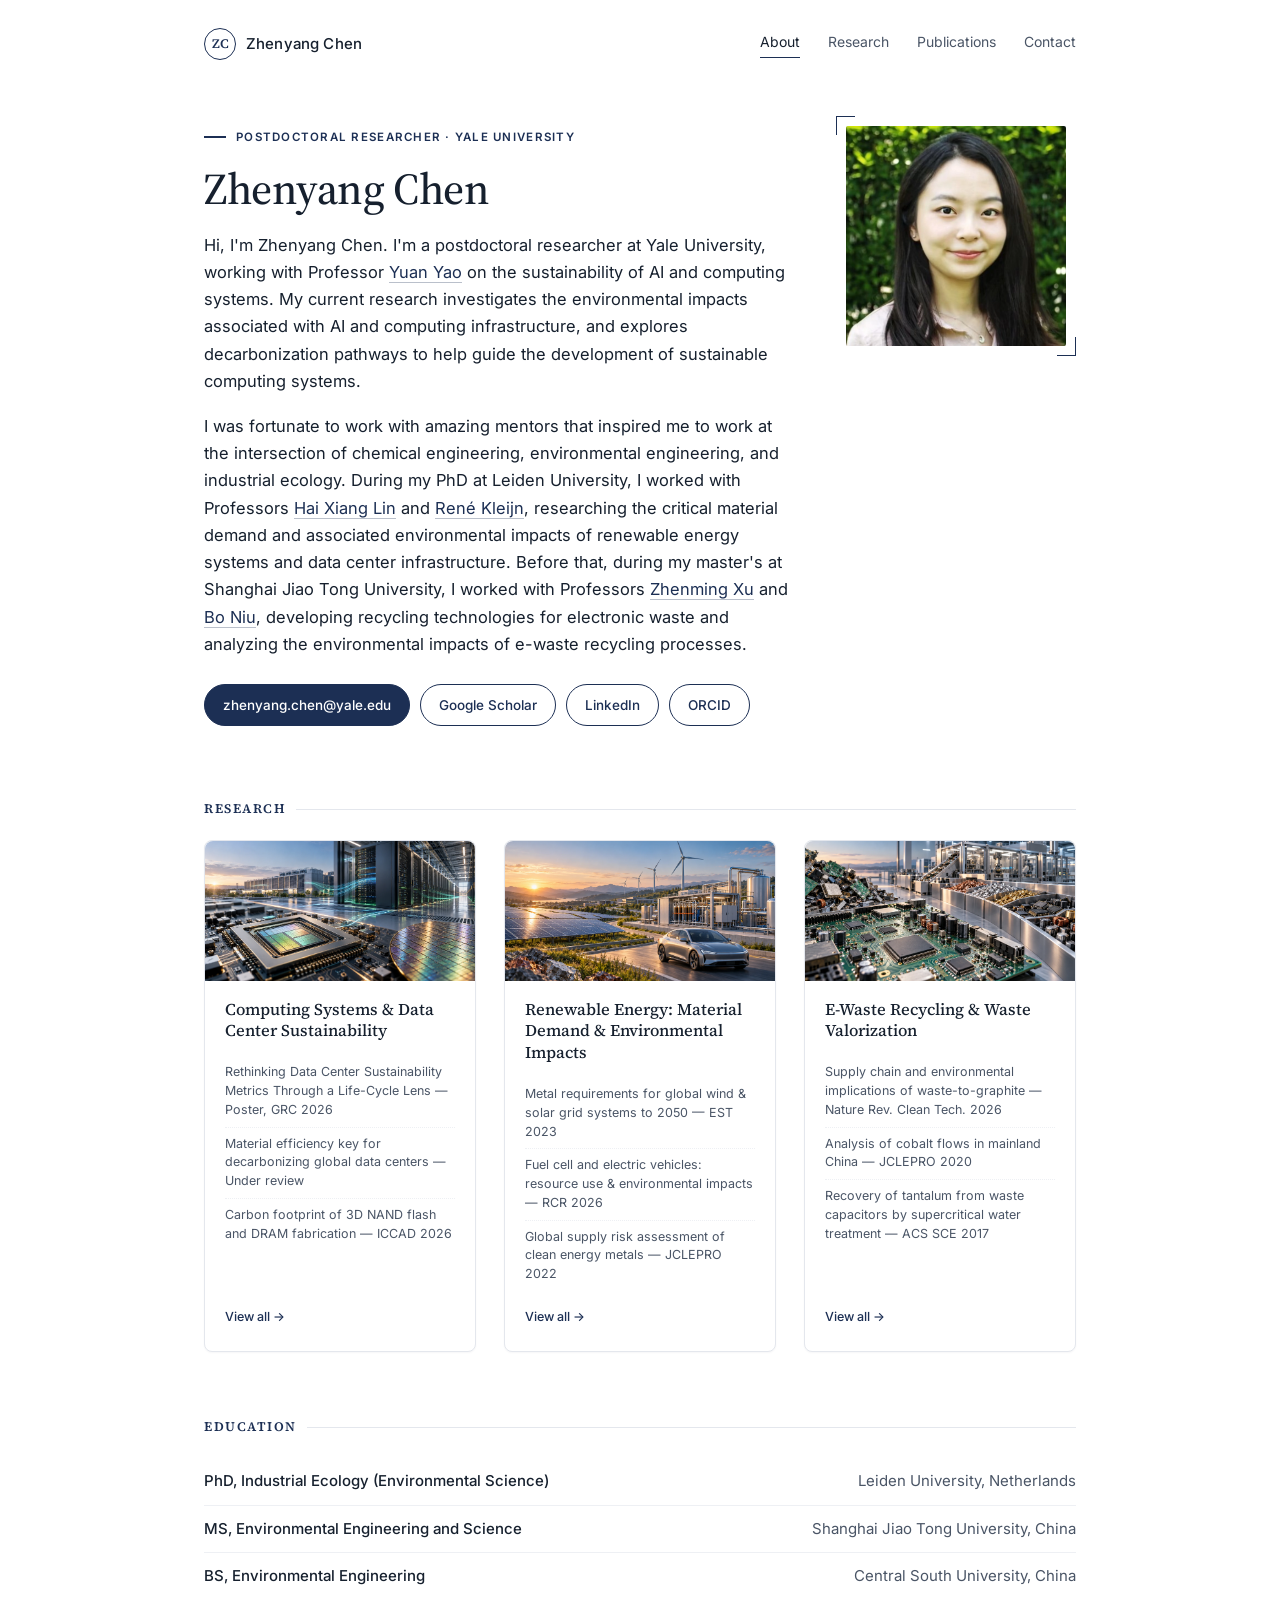
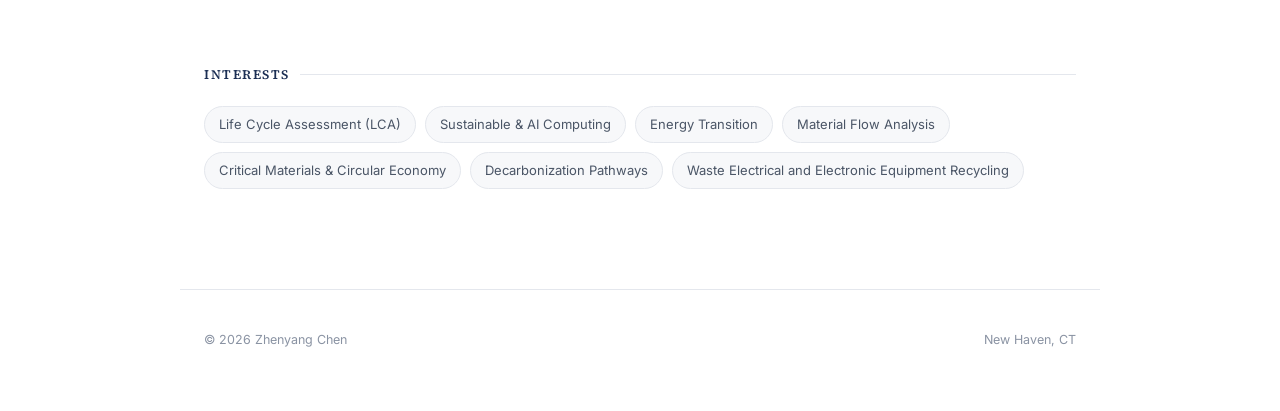
<file: index.html>
<!DOCTYPE html>
<html lang="en">
<head>
<meta charset="UTF-8">
<meta name="viewport" content="width=device-width, initial-scale=1.0">
<title>Zhenyang Chen</title>
<meta name="description" content="Zhenyang Chen — postdoctoral researcher at Yale University working on the sustainability of AI and computing systems.">
<meta name="google-site-verification" content="iDL9CrbIoA2016MgUcCQq2bi1bqr0azFP-0LRwreMRM" />
<link rel="canonical" href="https://gemma-zhenyangchen.github.io/">

<meta property="og:type" content="profile">
<meta property="og:title" content="Zhenyang Chen">
<meta property="og:description" content="Postdoctoral researcher at Yale University working on the sustainability of AI and computing systems.">
<meta property="og:url" content="https://gemma-zhenyangchen.github.io/">
<meta property="og:image" content="https://gemma-zhenyangchen.github.io/images/profile-photo.webp">
<meta name="twitter:card" content="summary">

<link rel="stylesheet" href="css/style.css">

<script type="application/ld+json">
{
  "@context": "https://schema.org",
  "@type": "Person",
  "name": "Zhenyang Chen",
  "jobTitle": "Postdoctoral Researcher",
  "affiliation": {
    "@type": "CollegeOrUniversity",
    "name": "Yale University"
  },
  "alumniOf": [
    { "@type": "CollegeOrUniversity", "name": "Leiden University" },
    { "@type": "CollegeOrUniversity", "name": "Shanghai Jiao Tong University" },
    { "@type": "CollegeOrUniversity", "name": "Central South University" }
  ],
  "url": "https://gemma-zhenyangchen.github.io/",
  "email": "mailto:zhenyang.chen@yale.edu",
  "sameAs": [
    "https://scholar.google.com/citations?user=XvmgScAAAAAJ&hl=en",
    "https://www.linkedin.com/in/zhenyang-chen-a50482255",
    "https://orcid.org/0000-0001-6300-1842"
  ]
}
</script>
</head>
<body>

<header class="site-header">
  <a href="index.html" class="brand">
    <span class="brand-mark">ZC</span>
    <span class="brand-name">Zhenyang Chen</span>
  </a>
  <nav class="site-nav">
    <a href="index.html" class="active">About</a>
    <a href="research.html">Research</a>
    <a href="publications.html">Publications</a>
    <a href="contact.html">Contact</a>
  </nav>
</header>

<main>

  <div class="hero">
    <div>
      <p class="eyebrow">Postdoctoral Researcher &middot; Yale University</p>
      <h1>Zhenyang Chen</h1>
      <div class="lede prose">
        <p>Hi, I'm Zhenyang Chen. I'm a postdoctoral researcher at Yale University, working with Professor <a href="https://environment.yale.edu/directory/faculty/yuan-yao" target="_blank" rel="noopener">Yuan Yao</a> on the sustainability of AI and computing systems. My current research investigates the environmental impacts associated with AI and computing infrastructure, and explores decarbonization pathways to help guide the development of sustainable computing systems.</p>
        <p>I was fortunate to work with amazing mentors that inspired me to work at the intersection of chemical engineering, environmental engineering, and industrial ecology. During my PhD at Leiden University, I worked with Professors <a href="https://scholar.google.com/citations?user=3Pu58mEAAAAJ&hl=en" target="_blank" rel="noopener">Hai Xiang Lin</a> and <a href="https://scholar.google.com/citations?user=ktBsU2sAAAAJ" target="_blank" rel="noopener">Ren&eacute; Kleijn</a>, researching the critical material demand and associated environmental impacts of renewable energy systems and data center infrastructure. Before that, during my master's at Shanghai Jiao Tong University, I worked with Professors <a href="https://www.bohrium.com/en/scholar/Tp4926605/Zhen_Ming_Xu" target="_blank" rel="noopener">Zhenming Xu</a> and <a href="https://www.researchgate.net/profile/Bo-Niu" target="_blank" rel="noopener">Bo Niu</a>, developing recycling technologies for electronic waste and analyzing the environmental impacts of e-waste recycling processes.</p>
      </div>
      <div class="pills">
        <a class="pill solid" href="mailto:zhenyang.chen@yale.edu">zhenyang.chen@yale.edu</a>
        <a class="pill" href="https://scholar.google.com/citations?user=XvmgScAAAAAJ&hl=en" target="_blank" rel="noopener">Google Scholar</a>
        <a class="pill" href="https://www.linkedin.com/in/zhenyang-chen-a50482255" target="_blank" rel="noopener">LinkedIn</a>
        <a class="pill" href="https://orcid.org/0000-0001-6300-1842" target="_blank" rel="noopener">ORCID</a>
      </div>
    </div>
    <div class="hero-photo">
      <img src="images/profile-photo.webp" alt="Portrait of Zhenyang Chen">
    </div>
  </div>

  <section>
    <h2 class="section-title">Research</h2>
    <div class="home-research-grid">

      <div class="home-research-card">
        <span class="icon">
          <img src="images/home-computing.webp" alt="Data center server racks and a semiconductor chip and wafer">
        </span>
        <h3>Computing Systems &amp; Data Center Sustainability</h3>
        <ul class="mini-papers">
          <li>Rethinking Data Center Sustainability Metrics Through a Life-Cycle Lens &mdash; Poster, GRC 2026</li>
          <li>Material efficiency key for decarbonizing global data centers &mdash; Under review</li>
          <li>Carbon footprint of 3D NAND flash and DRAM fabrication &mdash; ICCAD 2026</li>
        </ul>
        <a class="view-all" href="research.html#computing">View all &rarr;</a>
      </div>

      <div class="home-research-card">
        <span class="icon">
          <img src="images/home-renewable.webp" alt="Solar panels, wind turbines, an electric vehicle, and a hydrogen electrolyzer">
        </span>
        <h3>Renewable Energy: Material Demand &amp; Environmental Impacts</h3>
        <ul class="mini-papers">
          <li>Metal requirements for global wind &amp; solar grid systems to 2050 &mdash; EST 2023</li>
          <li>Fuel cell and electric vehicles: resource use &amp; environmental impacts &mdash; RCR 2026</li>
          <li>Global supply risk assessment of clean energy metals &mdash; JCLEPRO 2022</li>
        </ul>
        <a class="view-all" href="research.html#renewable">View all &rarr;</a>
      </div>

      <div class="home-research-card">
        <span class="icon">
          <img src="images/home-ewaste.webp" alt="A printed circuit board with components, next to recycled metal and e-waste">
        </span>
        <h3>E-Waste Recycling &amp; Waste Valorization</h3>
        <ul class="mini-papers">
          <li>Supply chain and environmental implications of waste-to-graphite &mdash; Nature Rev. Clean Tech. 2026</li>
          <li>Analysis of cobalt flows in mainland China &mdash; JCLEPRO 2020</li>
          <li>Recovery of tantalum from waste capacitors by supercritical water treatment &mdash; ACS SCE 2017</li>
        </ul>
        <a class="view-all" href="research.html#ewaste">View all &rarr;</a>
      </div>

    </div>
  </section>

  <section>
    <h2 class="section-title">Education</h2>
    <ul class="plain-list">
      <li><span class="degree">PhD, Industrial Ecology (Environmental Science)</span><span class="school">Leiden University, Netherlands</span></li>
      <li><span class="degree">MS, Environmental Engineering and Science</span><span class="school">Shanghai Jiao Tong University, China</span></li>
      <li><span class="degree">BS, Environmental Engineering</span><span class="school">Central South University, China</span></li>
    </ul>
  </section>

  <section>
    <h2 class="section-title">Interests</h2>
    <div class="tag-row">
      <span class="tag">Life Cycle Assessment (LCA)</span>
      <span class="tag">Sustainable &amp; AI Computing</span>
      <span class="tag">Energy Transition</span>
      <span class="tag">Material Flow Analysis</span>
      <span class="tag">Critical Materials &amp; Circular Economy</span>
      <span class="tag">Decarbonization Pathways</span>
      <span class="tag">Waste Electrical and Electronic Equipment Recycling</span>
    </div>
  </section>

</main>

<footer>
  <span>&copy; 2026 Zhenyang Chen</span>
  <span>New Haven, CT</span>
</footer>

</body>
</html>
</file>
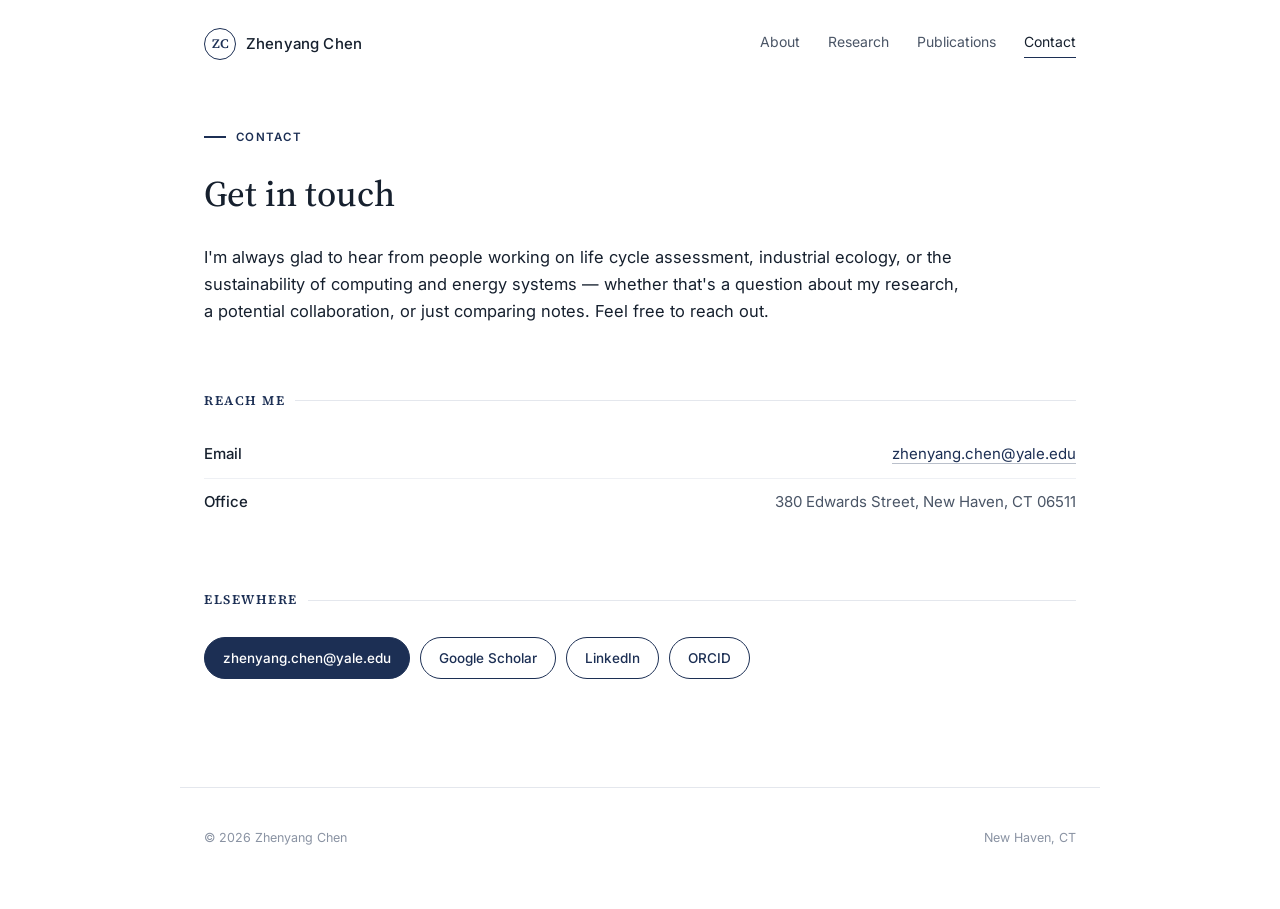
<file: contact.html>
<!DOCTYPE html>
<html lang="en">
<head>
<meta charset="UTF-8">
<meta name="viewport" content="width=device-width, initial-scale=1.0">
<title>Contact — Zhenyang Chen</title>
<meta name="description" content="Get in touch with Zhenyang Chen — postdoctoral researcher at Yale University.">
<link rel="canonical" href="https://gemma-zhenyangchen.github.io/contact.html">
<meta property="og:title" content="Contact — Zhenyang Chen">
<meta property="og:description" content="Get in touch with Zhenyang Chen — postdoctoral researcher at Yale University.">
<meta property="og:url" content="https://gemma-zhenyangchen.github.io/contact.html">
<link rel="stylesheet" href="css/style.css">
</head>
<body>

<header class="site-header">
  <a href="index.html" class="brand">
    <span class="brand-mark">ZC</span>
    <span class="brand-name">Zhenyang Chen</span>
  </a>
  <nav class="site-nav">
    <a href="index.html">About</a>
    <a href="research.html">Research</a>
    <a href="publications.html">Publications</a>
    <a href="contact.html" class="active">Contact</a>
  </nav>
</header>

<main>

  <p class="eyebrow">Contact</p>
  <h1 style="font-family:var(--serif); font-size:36px; font-weight:500; margin:0 0 20px;">Get in touch</h1>

  <div class="prose">
    <p style="font-size:16.5px; color:var(--ink);">
      I'm always glad to hear from people working on life cycle assessment, industrial ecology, or the sustainability of computing and energy systems &mdash; whether that's a question about my research, a potential collaboration, or just comparing notes. Feel free to reach out.
    </p>
  </div>

  <section>
    <h2 class="section-title">Reach me</h2>
    <ul class="plain-list">
      <li><span class="degree">Email</span><span class="school"><a href="mailto:zhenyang.chen@yale.edu">zhenyang.chen@yale.edu</a></span></li>
      <li><span class="degree">Office</span><span class="school">380 Edwards Street, New Haven, CT 06511</span></li>
    </ul>
  </section>

  <section>
    <h2 class="section-title">Elsewhere</h2>
    <div class="pills">
      <a class="pill solid" href="mailto:zhenyang.chen@yale.edu">zhenyang.chen@yale.edu</a>
      <a class="pill" href="https://scholar.google.com/citations?user=XvmgScAAAAAJ&hl=en" target="_blank" rel="noopener">Google Scholar</a>
      <a class="pill" href="https://www.linkedin.com/in/zhenyang-chen-a50482255" target="_blank" rel="noopener">LinkedIn</a>
      <a class="pill" href="https://orcid.org/0000-0001-6300-1842" target="_blank" rel="noopener">ORCID</a>
    </div>
  </section>

</main>

<footer>
  <span>&copy; 2026 Zhenyang Chen</span>
  <span>New Haven, CT</span>
</footer>

</body>
</html>
</file>
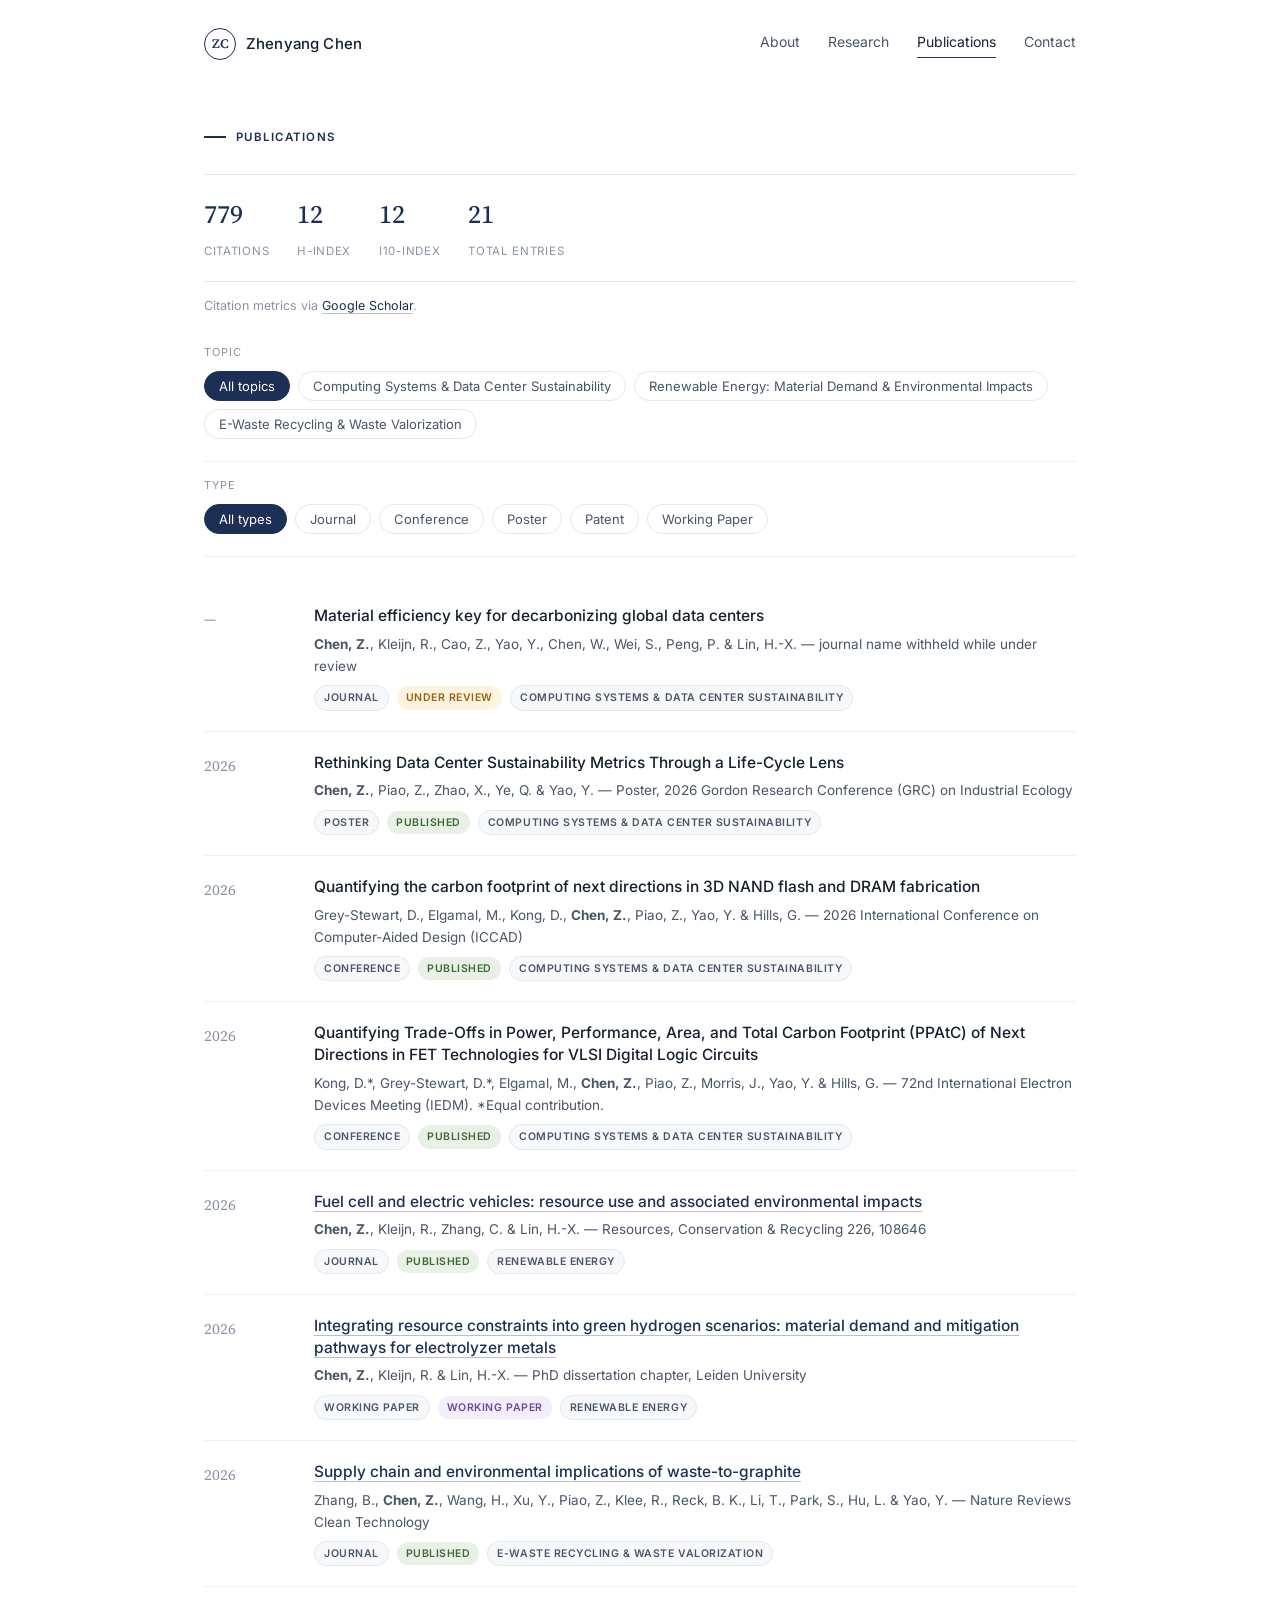
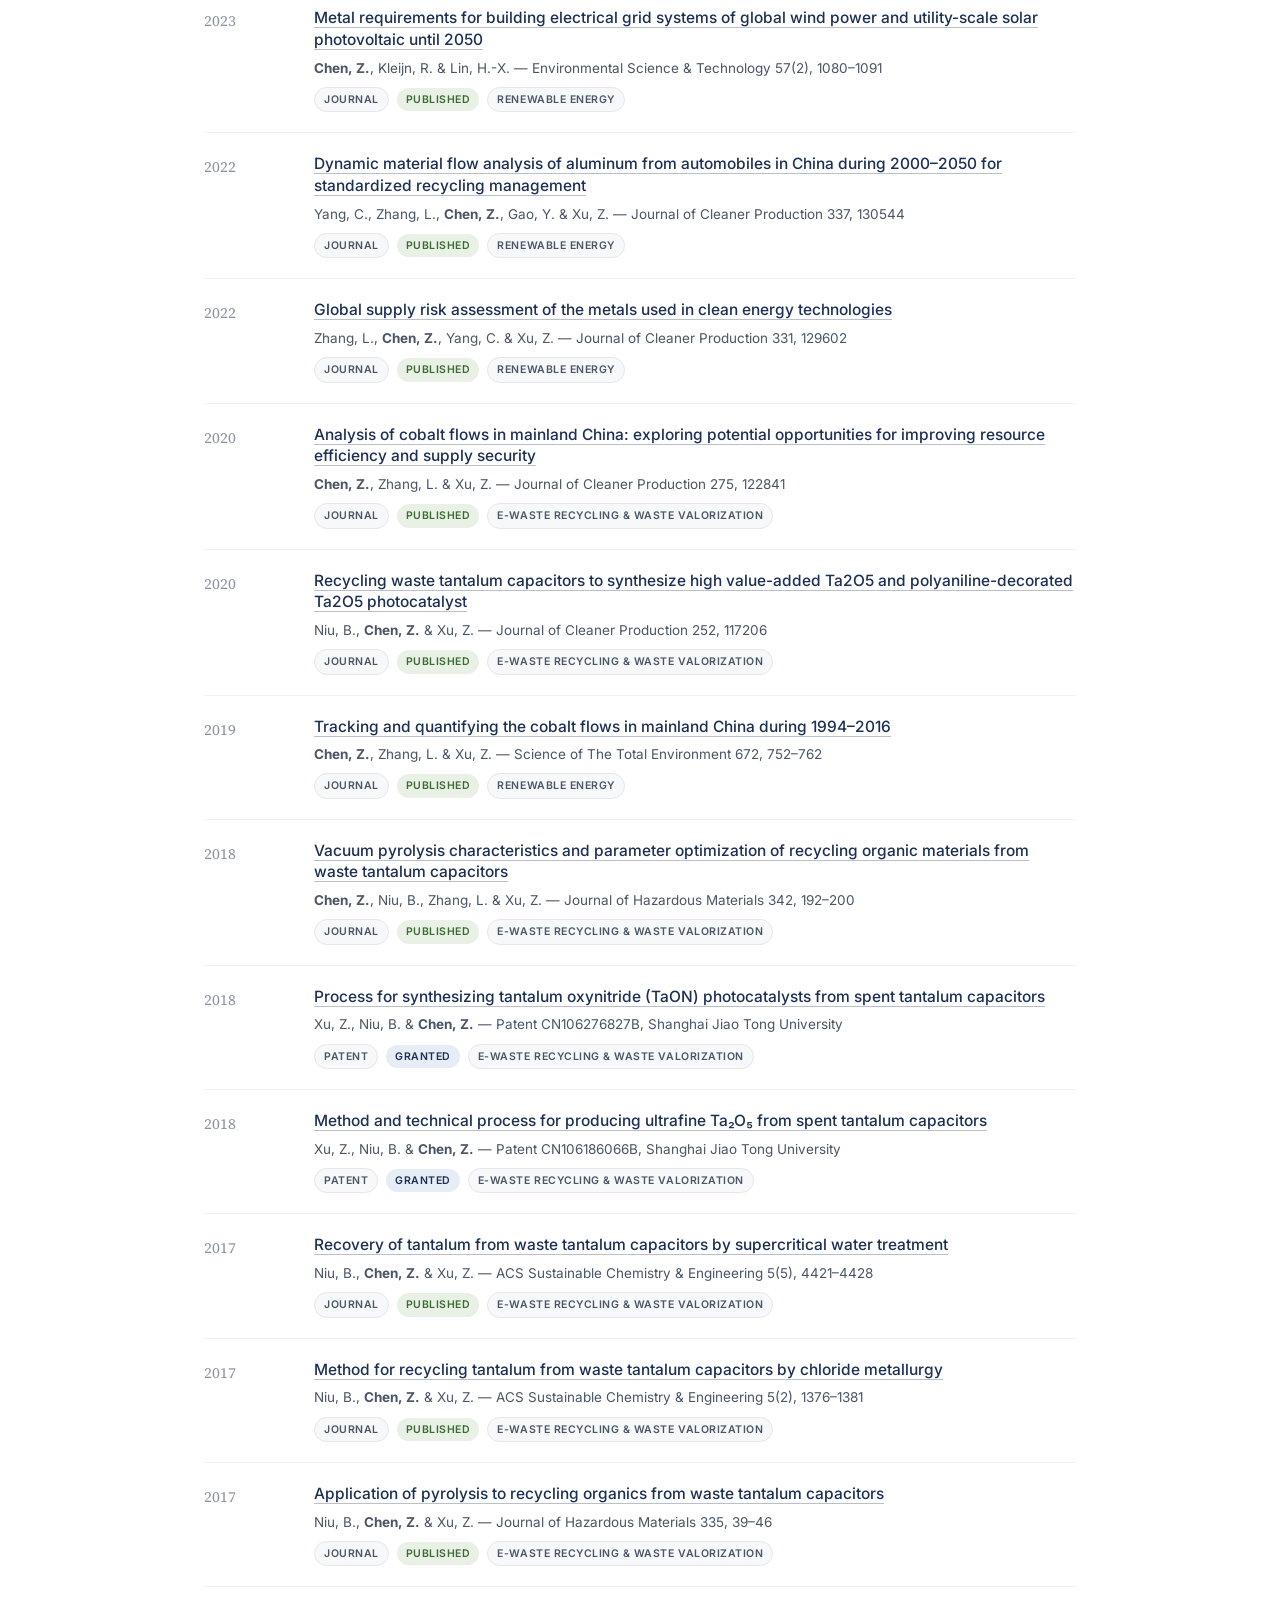
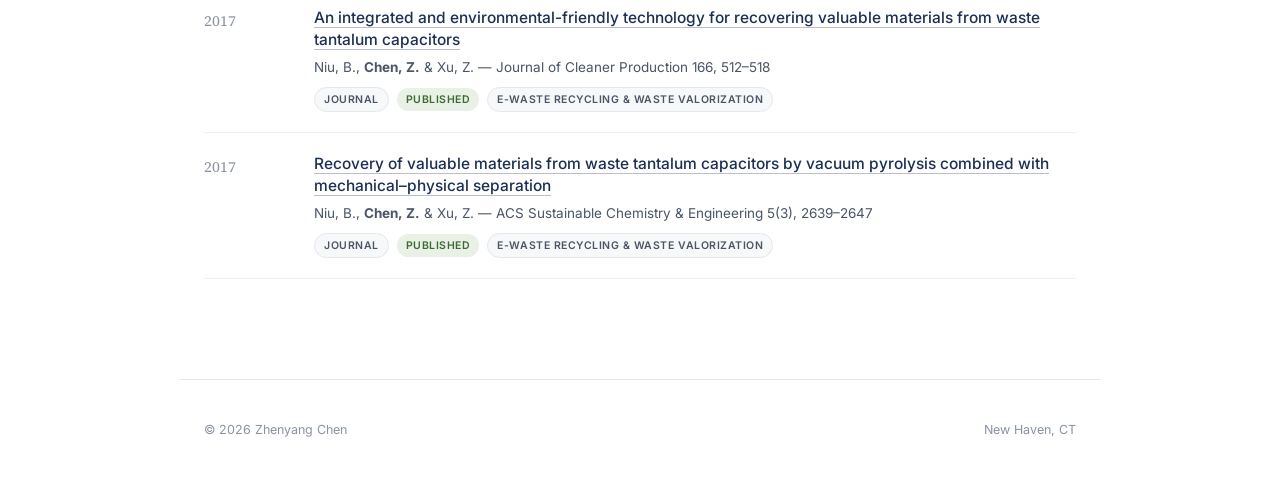
<file: publications.html>
<!DOCTYPE html>
<html lang="en">
<head>
<meta charset="UTF-8">
<meta name="viewport" content="width=device-width, initial-scale=1.0">
<title>Publications — Zhenyang Chen</title>
<meta name="description" content="Publications by Zhenyang Chen: journal articles, conference papers, patents, and working papers.">
<link rel="canonical" href="https://gemma-zhenyangchen.github.io/publications.html">
<meta property="og:title" content="Publications — Zhenyang Chen">
<meta property="og:description" content="Publications by Zhenyang Chen: journal articles, conference papers, patents, and working papers.">
<meta property="og:url" content="https://gemma-zhenyangchen.github.io/publications.html">
<link rel="stylesheet" href="css/style.css">
</head>
<body>

<header class="site-header">
  <a href="index.html" class="brand">
    <span class="brand-mark">ZC</span>
    <span class="brand-name">Zhenyang Chen</span>
  </a>
  <nav class="site-nav">
    <a href="index.html">About</a>
    <a href="research.html">Research</a>
    <a href="publications.html" class="active">Publications</a>
    <a href="contact.html">Contact</a>
  </nav>
</header>

<main>

  <p class="eyebrow">Publications</p>

  <div class="pub-stats">
    <div class="pub-stat">
      <span class="num">779</span>
      <span class="label">Citations</span>
    </div>
    <div class="pub-stat">
      <span class="num">12</span>
      <span class="label">h-index</span>
    </div>
    <div class="pub-stat">
      <span class="num">12</span>
      <span class="label">i10-index</span>
    </div>
    <div class="pub-stat">
      <span class="num">21</span>
      <span class="label">Total entries</span>
    </div>
  </div>
  <p style="font-size:12.5px; color:var(--muted); margin-top:-20px;">
    Citation metrics via <a href="https://scholar.google.com/citations?user=XvmgScAAAAAJ&hl=en" target="_blank" rel="noopener">Google Scholar</a>.
  </p>

  <div class="filter-group">
    <span class="filter-label">Topic</span>
    <div id="topic-filters" class="filters"></div>
  </div>
  <div class="filter-group">
    <span class="filter-label">Type</span>
    <div id="type-filters" class="filters"></div>
  </div>

  <div id="pub-list" class="pub-list"></div>

</main>

<footer>
  <span>&copy; 2026 Zhenyang Chen</span>
  <span>New Haven, CT</span>
</footer>

<script src="js/publications.js"></script>
</body>
</html>
</file>
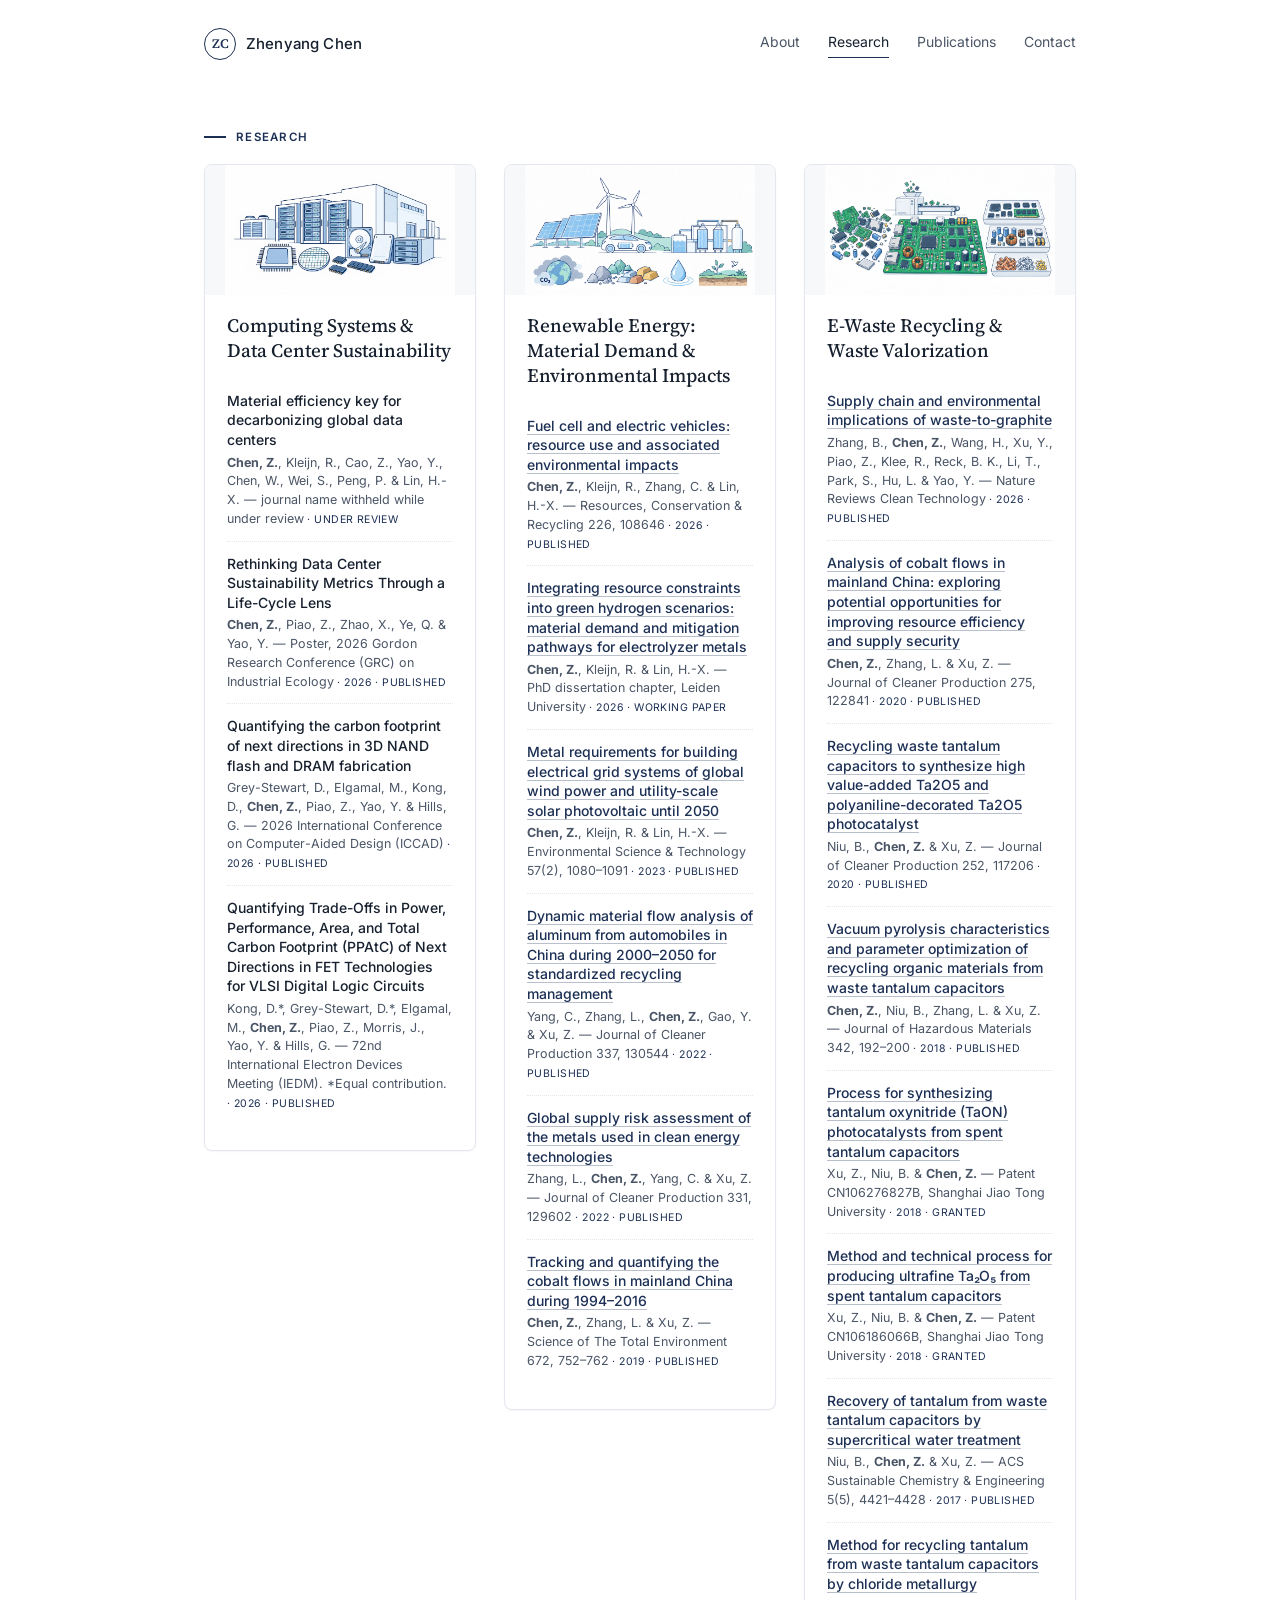
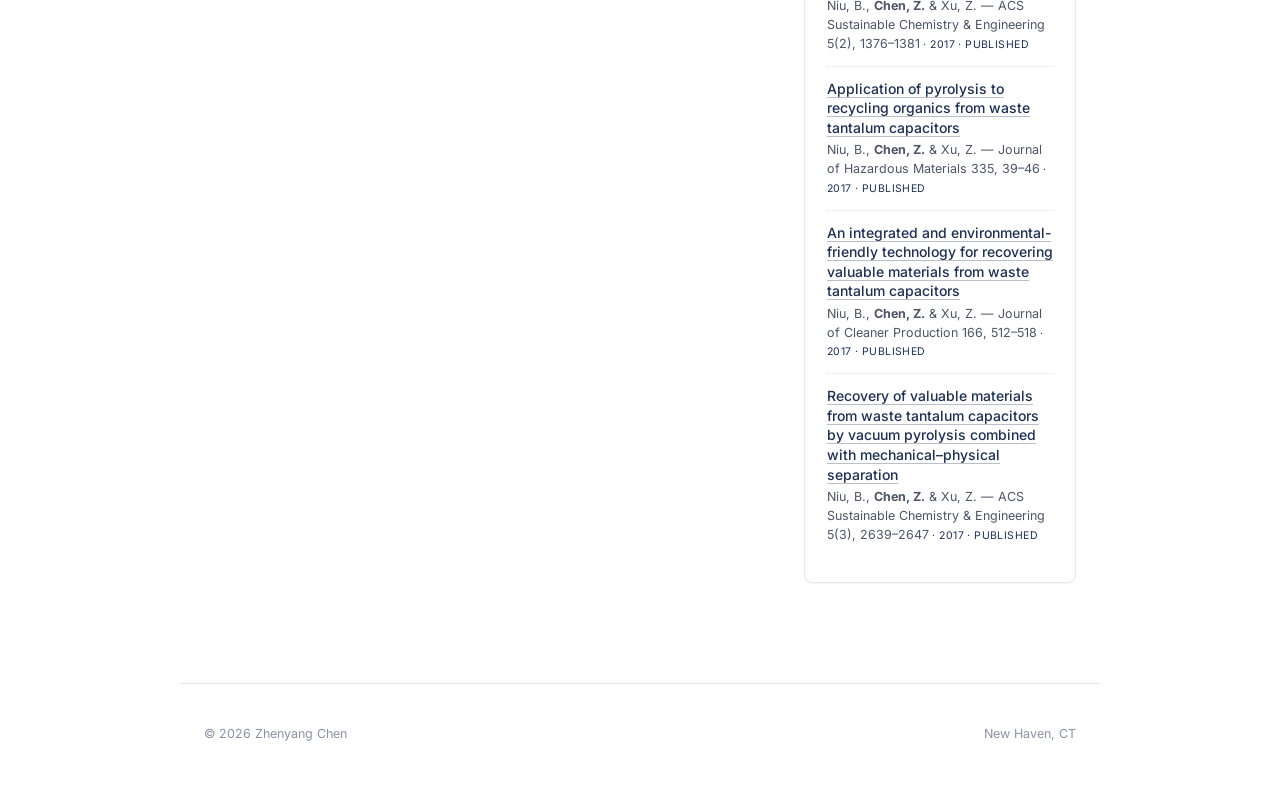
<file: research.html>
<!DOCTYPE html>
<html lang="en">
<head>
<meta charset="UTF-8">
<meta name="viewport" content="width=device-width, initial-scale=1.0">
<title>Research — Zhenyang Chen</title>
<meta name="description" content="Research by Zhenyang Chen on computing sustainability, clean energy transition materials, and electronic waste recycling.">
<link rel="canonical" href="https://gemma-zhenyangchen.github.io/research.html">
<meta property="og:title" content="Research — Zhenyang Chen">
<meta property="og:description" content="Research by Zhenyang Chen on computing sustainability, clean energy transition materials, and electronic waste recycling.">
<meta property="og:url" content="https://gemma-zhenyangchen.github.io/research.html">
<link rel="stylesheet" href="css/style.css">
</head>
<body>

<header class="site-header">
  <a href="index.html" class="brand">
    <span class="brand-mark">ZC</span>
    <span class="brand-name">Zhenyang Chen</span>
  </a>
  <nav class="site-nav">
    <a href="index.html">About</a>
    <a href="research.html" class="active">Research</a>
    <a href="publications.html">Publications</a>
    <a href="contact.html">Contact</a>
  </nav>
</header>

<main>

  <p class="eyebrow">Research</p>

  <!-- ===== Three parallel thematic modules ===== -->
  <div class="research-cards">

    <div class="research-card" id="computing">
      <span class="icon"><img src="images/research-computing.webp" alt="Line illustration of a data center with servers, a chip, and a wafer"></span>
      <h3>Computing Systems &amp; Data Center Sustainability</h3>
      <ul class="paper-list" data-paper-topic="computing"></ul>
    </div>

    <div class="research-card" id="renewable">
      <span class="icon"><img src="images/research-renewable.webp" alt="Line illustration of solar panels, wind turbines, an EV, and a hydrogen electrolyzer"></span>
      <h3>Renewable Energy: Material Demand &amp; Environmental Impacts</h3>
      <ul class="paper-list" data-paper-topic="renewable"></ul>
    </div>

    <div class="research-card" id="ewaste">
      <span class="icon"><img src="images/research-ewaste.webp" alt="Line illustration of a PCB being disassembled and sorted into recycling bins"></span>
      <h3>E-Waste Recycling &amp; Waste Valorization</h3>
      <ul class="paper-list" data-paper-topic="ewaste"></ul>
    </div>

  </div>

</main>

<footer>
  <span>&copy; 2026 Zhenyang Chen</span>
  <span>New Haven, CT</span>
</footer>

<script src="js/publications.js"></script>
</body>
</html>
</file>
<file: css/style.css>
/* ============================================
   Zhenyang Chen — personal site
   Design system: white background, navy accent,
   serif display + sans body, editorial layout.
   ============================================ */

@import url('https://fonts.googleapis.com/css2?family=Source+Serif+4:ital,opsz,wght@0,8..60,400;0,8..60,500;0,8..60,600;1,8..60,400&family=Inter:wght@400;500;600&display=swap');

:root {
  --bg: #ffffff;
  --ink: #16202e;
  --ink-soft: #4a5566;
  --muted: #8a93a3;
  --navy: #1c2f54;
  --navy-deep: #0f1c33;
  --line: #e4e7ed;
  --line-soft: #eef0f4;
  --surface: #f7f8fa;
  --max-w: 760px;
  --serif: 'Source Serif 4', Georgia, 'Times New Roman', serif;
  --sans: 'Inter', -apple-system, BlinkMacSystemFont, 'Segoe UI', sans-serif;
}

* { box-sizing: border-box; }

html { scroll-behavior: smooth; }

body {
  margin: 0;
  background: var(--bg);
  color: var(--ink);
  font-family: var(--sans);
  font-size: 16px;
  line-height: 1.65;
  -webkit-font-smoothing: antialiased;
}

a {
  color: var(--navy);
  text-decoration: none;
  border-bottom: 1px solid rgba(28, 47, 84, 0.3);
  transition: border-color 0.15s ease, color 0.15s ease;
}
a:hover { border-color: var(--navy); }

/* ---------- Header / Nav ---------- */

.site-header {
  display: flex;
  align-items: center;
  justify-content: space-between;
  max-width: 920px;
  margin: 0 auto;
  padding: 28px 24px 0;
}

.brand {
  display: flex;
  align-items: center;
  gap: 10px;
  text-decoration: none;
  border: none;
  color: var(--ink);
}

.brand-mark {
  width: 32px;
  height: 32px;
  border-radius: 50%;
  border: 1.5px solid var(--navy);
  display: flex;
  align-items: center;
  justify-content: center;
  font-family: var(--serif);
  font-size: 13px;
  font-weight: 600;
  color: var(--navy);
  flex-shrink: 0;
}

.brand-name {
  font-size: 15px;
  font-weight: 500;
  letter-spacing: 0.01em;
}

.site-nav {
  display: flex;
  gap: 28px;
}

.site-nav a {
  border: none;
  font-size: 14px;
  color: var(--ink-soft);
  padding-bottom: 3px;
  border-bottom: 1.5px solid transparent;
}

.site-nav a:hover,
.site-nav a.active {
  color: var(--ink);
  border-bottom-color: var(--navy);
}

/* ---------- Page shell ---------- */

main {
  max-width: 920px;
  margin: 0 auto;
  padding: 56px 24px 100px;
}

.prose {
  max-width: var(--max-w);
}

/* ---------- Eyebrow label ---------- */

.eyebrow {
  display: flex;
  align-items: center;
  gap: 10px;
  font-size: 11.5px;
  font-weight: 600;
  letter-spacing: 0.11em;
  text-transform: uppercase;
  color: var(--navy);
  margin-bottom: 18px;
}

.eyebrow::before {
  content: '';
  display: inline-block;
  width: 22px;
  height: 2px;
  background: var(--navy);
}

/* ---------- Hero ---------- */

.hero {
  display: grid;
  grid-template-columns: 1fr 240px;
  gap: 48px;
  align-items: start;
  margin-bottom: 8px;
}

.hero h1 {
  font-family: var(--serif);
  font-size: 44px;
  font-weight: 500;
  line-height: 1.12;
  margin: 0 0 18px;
  letter-spacing: -0.01em;
}

.hero .role {
  font-size: 15px;
  color: var(--ink-soft);
  margin: 0 0 22px;
}

.hero-photo {
  position: relative;
  padding: 10px;
}

.hero-photo img {
  width: 100%;
  display: block;
  border-radius: 2px;
}

.hero-photo::before,
.hero-photo::after,
.corner-tl, .corner-br {
  content: '';
  position: absolute;
  width: 18px;
  height: 18px;
  border-color: var(--navy);
  border-style: solid;
}
.hero-photo::before {
  top: 0; left: 0;
  border-width: 1.5px 0 0 1.5px;
}
.hero-photo::after {
  bottom: 0; right: 0;
  border-width: 0 1.5px 1.5px 0;
}

/* ---------- Pill buttons ---------- */

.pills {
  display: flex;
  flex-wrap: wrap;
  gap: 10px;
  margin: 26px 0 8px;
}

.pill {
  display: inline-flex;
  align-items: center;
  gap: 7px;
  padding: 9px 18px;
  border-radius: 999px;
  font-size: 13.5px;
  font-weight: 500;
  border: 1px solid var(--navy);
  color: var(--navy);
  background: transparent;
}

.pill.solid {
  background: var(--navy);
  color: #fff;
  border-color: var(--navy);
}

.pill:hover { opacity: 0.8; border-color: var(--navy); }

/* ---------- Body text ---------- */

.lede p {
  font-size: 16.5px;
  color: var(--ink);
  margin: 0 0 18px;
}

section {
  margin-top: 64px;
}

section h2.section-title {
  font-family: var(--serif);
  font-size: 13px;
  font-weight: 600;
  letter-spacing: 0.12em;
  text-transform: uppercase;
  color: var(--navy);
  margin: 0 0 20px;
  display: flex;
  align-items: center;
  gap: 10px;
}

section h2.section-title::after {
  content: '';
  flex: 1;
  height: 1px;
  background: var(--line);
}

/* ---------- Lists (Education / Interests) ---------- */

.plain-list {
  list-style: none;
  margin: 0;
  padding: 0;
}

.plain-list li {
  padding: 11px 0;
  border-bottom: 1px solid var(--line-soft);
  font-size: 15px;
  display: flex;
  justify-content: space-between;
  gap: 16px;
}

.plain-list li:last-child { border-bottom: none; }

.plain-list .degree { font-weight: 500; }
.plain-list .school { color: var(--ink-soft); text-align: right; }

.tag-row {
  display: flex;
  flex-wrap: wrap;
  gap: 9px;
}

.tag {
  font-size: 13px;
  padding: 7px 14px;
  border-radius: 999px;
  background: var(--surface);
  color: var(--ink-soft);
  border: 1px solid var(--line);
}

/* ---------- Footer ---------- */

footer {
  max-width: 920px;
  margin: 0 auto;
  padding: 40px 24px 60px;
  border-top: 1px solid var(--line);
  font-size: 12.5px;
  color: var(--muted);
  display: flex;
  justify-content: space-between;
}

/* ---------- Homepage research teaser ---------- */

.home-research-grid {
  display: grid;
  grid-template-columns: repeat(3, 1fr);
  gap: 28px;
  margin-top: 20px;
}

.home-research-card {
  background: #fff;
  border: 1px solid var(--line);
  border-radius: 8px;
  box-shadow: 0 1px 2px rgba(22, 32, 46, 0.04);
  padding: 20px 20px 24px;
  display: flex;
  flex-direction: column;
}

.home-research-card .icon {
  display: block;
  width: calc(100% + 40px);
  margin: -20px -20px 18px;
  height: 140px;
  overflow: hidden;
  border-radius: 8px 8px 0 0;
}

.home-research-card .icon img {
  width: 100%;
  height: 100%;
  object-fit: cover;
  display: block;
}

.home-research-card h3 {
  font-family: var(--serif);
  font-size: 16.5px;
  font-weight: 500;
  margin: 0 0 14px;
  line-height: 1.32;
}

.mini-papers {
  list-style: none;
  margin: 0 0 16px;
  padding: 0;
  flex: 1;
}

.mini-papers li {
  font-size: 12.5px;
  color: var(--ink-soft);
  line-height: 1.5;
  padding: 7px 0;
  border-bottom: 1px dotted var(--line-soft);
}

.mini-papers li:last-child { border-bottom: none; }

.view-all {
  font-size: 12.5px;
  font-weight: 500;
  border: none;
  margin-top: auto;
}

/* ---------- Research page ---------- */

.research-cards {
  display: grid;
  grid-template-columns: repeat(3, 1fr);
  gap: 28px;
  margin-top: 8px;
  align-items: start;
}

.research-card {
  background: #fff;
  border: 1px solid var(--line);
  border-radius: 8px;
  box-shadow: 0 1px 2px rgba(22, 32, 46, 0.04);
  padding: 20px 22px 26px;
}

.research-card .icon {
  display: block;
  width: calc(100% + 44px);
  margin: -20px -22px 18px;
  height: 130px;
  overflow: hidden;
  border-radius: 8px 8px 0 0;
  background: var(--surface);
}

.research-card .icon img {
  width: 100%;
  height: 100%;
  object-fit: contain;
  display: block;
}

.research-card h3 {
  font-family: var(--serif);
  font-size: 19px;
  font-weight: 500;
  margin: 0 0 16px;
  line-height: 1.3;
}

.paper-list {
  list-style: none;
  margin: 0;
  padding: 0;
}

.paper-list li {
  padding: 12px 0;
  border-bottom: 1px dotted var(--line);
}
.paper-list li:last-child { border: none; }

.paper-list .paper-title {
  font-size: 14px;
  font-weight: 500;
  color: var(--ink);
  margin: 0 0 4px;
  line-height: 1.4;
}

.paper-list .paper-venue {
  font-size: 12.5px;
  color: var(--ink-soft);
  margin: 0;
  line-height: 1.5;
}

.paper-list .status {
  font-size: 10.5px;
  text-transform: uppercase;
  letter-spacing: 0.04em;
  color: var(--navy);
}

/* ---------- Publications page ---------- */

.filters {
  display: flex;
  flex-wrap: wrap;
  gap: 8px;
  margin-bottom: 8px;
}

.filter-group {
  display: flex;
  flex-wrap: wrap;
  gap: 8px;
  padding: 14px 0;
  border-bottom: 1px solid var(--line-soft);
}

.filter-group:last-of-type { border-bottom: none; }

.filter-label {
  font-size: 11px;
  text-transform: uppercase;
  letter-spacing: 0.08em;
  color: var(--muted);
  width: 100%;
  margin-bottom: 2px;
}

.filter-btn {
  font-size: 13px;
  padding: 6px 14px;
  border-radius: 999px;
  border: 1px solid var(--line);
  background: #fff;
  color: var(--ink-soft);
  cursor: pointer;
  font-family: var(--sans);
}

.filter-btn:hover { border-color: var(--navy); color: var(--navy); }

.filter-btn.active {
  background: var(--navy);
  border-color: var(--navy);
  color: #fff;
}

.pub-stats {
  display: flex;
  gap: 28px;
  margin: 28px 0 34px;
  padding: 18px 0;
  border-top: 1px solid var(--line);
  border-bottom: 1px solid var(--line);
}

.pub-stat .num {
  font-family: var(--serif);
  font-size: 26px;
  font-weight: 500;
  color: var(--navy);
  display: block;
}

.pub-stat .label {
  font-size: 11.5px;
  color: var(--muted);
  text-transform: uppercase;
  letter-spacing: 0.06em;
}

.pub-list {
  margin-top: 28px;
}

.pub-item {
  padding: 20px 0;
  border-bottom: 1px solid var(--line-soft);
  display: grid;
  grid-template-columns: 90px 1fr;
  gap: 20px;
}

.pub-item .year {
  font-family: var(--serif);
  font-size: 15px;
  color: var(--muted);
  padding-top: 2px;
}

.pub-item .title {
  font-size: 15.5px;
  font-weight: 500;
  margin: 0 0 6px;
  line-height: 1.4;
}

.pub-item .venue {
  font-size: 13.5px;
  color: var(--ink-soft);
  margin: 0 0 8px;
}

.pub-item .meta {
  display: flex;
  flex-wrap: wrap;
  gap: 8px;
  align-items: center;
}

.badge {
  font-size: 10.5px;
  text-transform: uppercase;
  letter-spacing: 0.05em;
  padding: 3px 9px;
  border-radius: 999px;
  font-weight: 600;
}

.badge.type { background: var(--surface); color: var(--ink-soft); border: 1px solid var(--line); }
.badge.status-published { background: #e9f0e6; color: #3c6b32; }
.badge.status-underreview { background: #fdf3e0; color: #93650f; }
.badge.status-granted { background: #e7edf6; color: var(--navy); }
.badge.status-workingpaper { background: #f3eefa; color: #6b4a9c; }

.pub-item[hidden] { display: none; }

.empty-state {
  padding: 40px 0;
  text-align: center;
  color: var(--muted);
  font-size: 14px;
}

/* ---------- Responsive ---------- */

@media (max-width: 680px) {
  .site-header {
    flex-direction: column;
    align-items: flex-start;
    gap: 14px;
    padding: 20px 20px 0;
  }
  .site-nav { gap: 18px; flex-wrap: wrap; }
  .hero { grid-template-columns: 1fr; }
  .hero-photo { max-width: 200px; }
  .hero h1 { font-size: 34px; }
  .research-cards { grid-template-columns: 1fr; }
  .home-research-grid { grid-template-columns: 1fr; }
  .plain-list li { flex-direction: column; gap: 2px; }
  .plain-list .school { text-align: left; }
  .pub-item { grid-template-columns: 1fr; gap: 6px; }
  footer { flex-direction: column; gap: 8px; }
}
</file>
